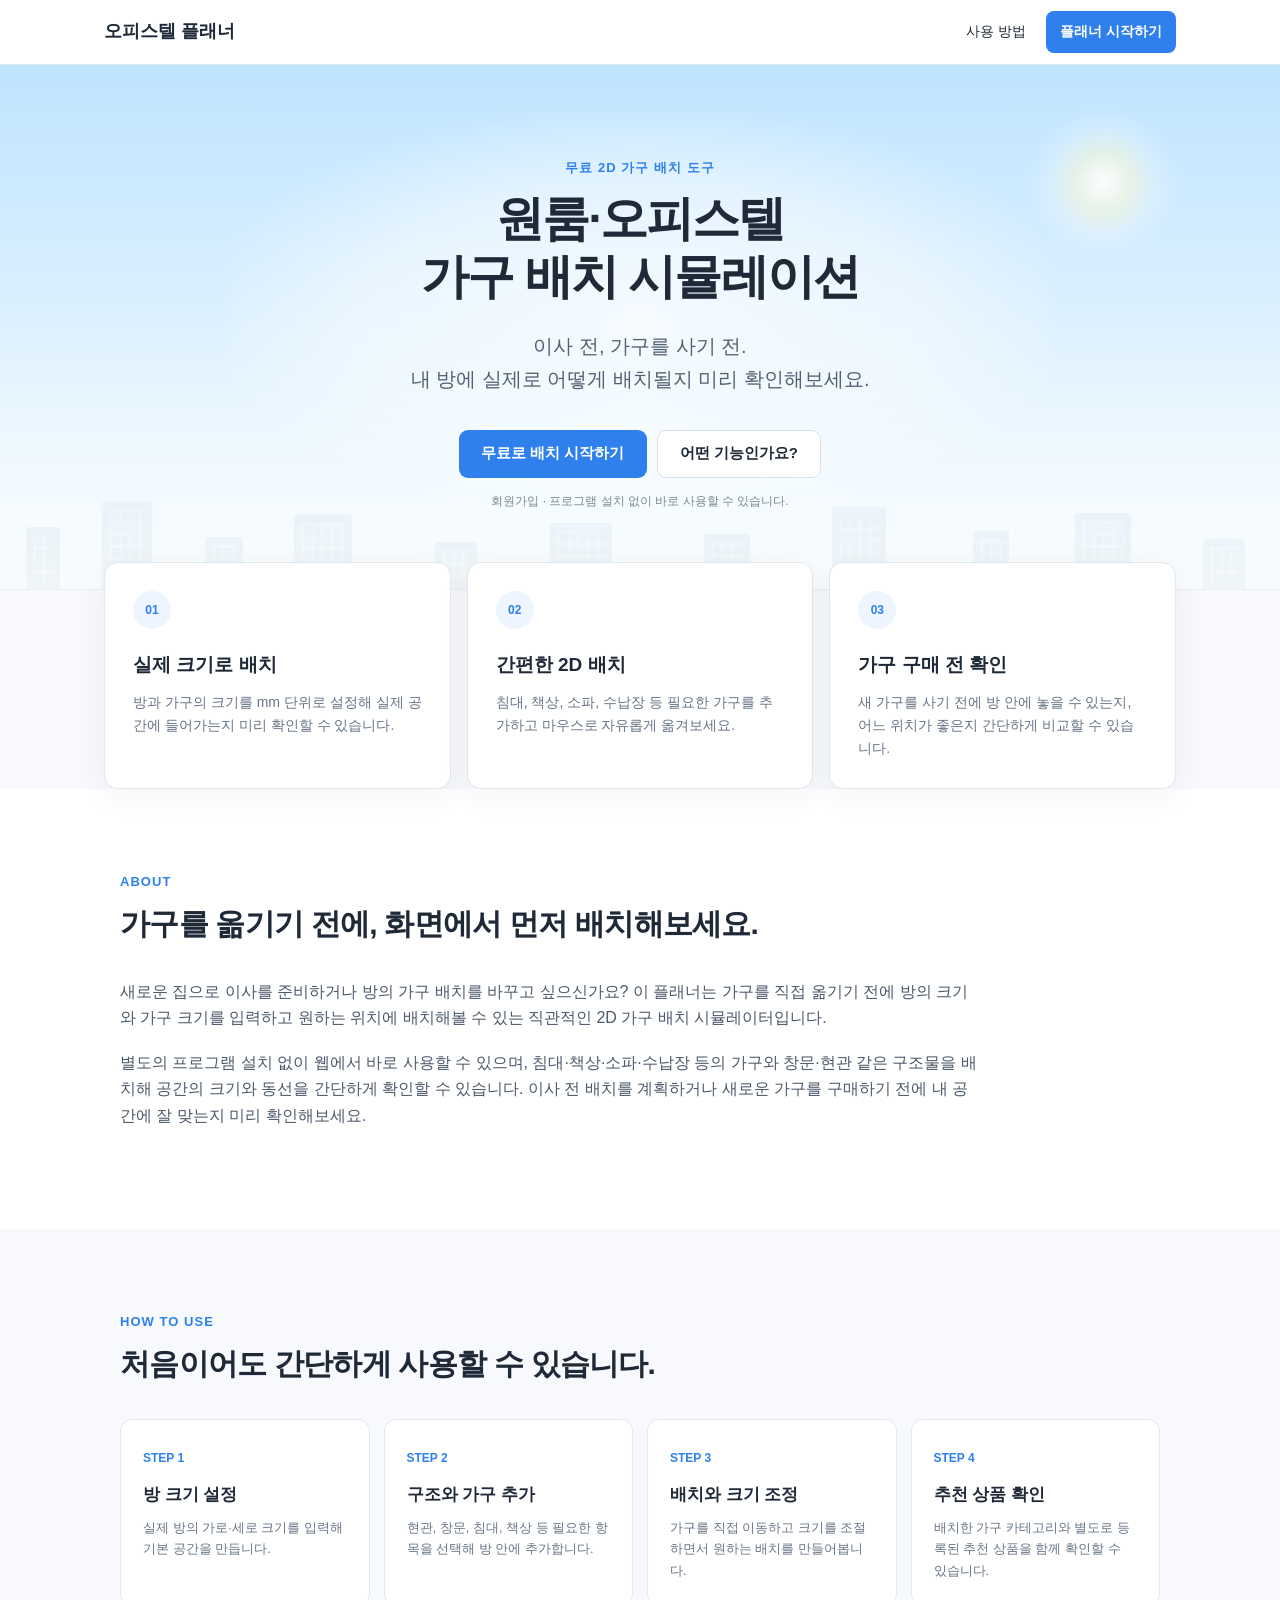
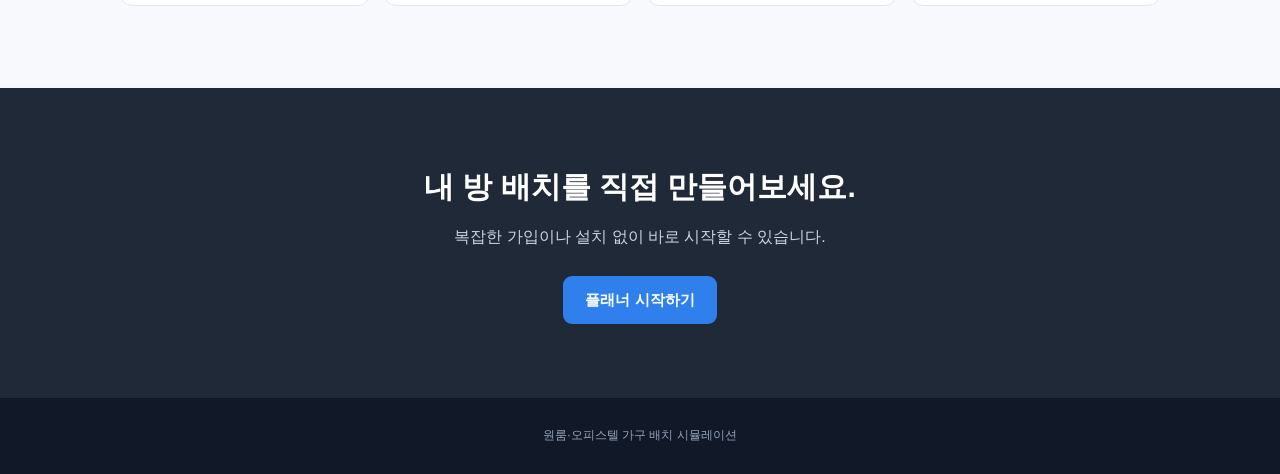
<file: index.html>
<!DOCTYPE html>
<html lang="ko">
<head>
  <meta charset="UTF-8">
  <meta name="viewport" content="width=device-width, initial-scale=1.0">

  <title>원룸·오피스텔 가구 배치 시뮬레이션 | 무료 방 꾸미기</title>

  <meta name="description"
        content="원룸과 오피스텔의 침대·책상·소파 배치를 미리 확인하는 무료 가구 배치 시뮬레이터. 방 크기를 입력하고 2D 평면도로 가구를 배치해 보세요.">

  <meta name="keywords"
        content="원룸 가구배치, 오피스텔 가구배치, 방 꾸미기, 가구 시뮬레이션, 2D 평면도, 침대 배치, 무료 인테리어">

  <meta property="og:title"
        content="원룸·오피스텔 가구 배치 시뮬레이션">

  <meta property="og:description"
        content="방 크기를 입력하고 침대·책상·소파를 직접 배치해보는 무료 2D 평면도 시뮬레이터.">

  <meta property="og:type" content="website">

  <link rel="stylesheet" href="landing.css">
</head>
<body>
  <header class="site-header">
    <div class="header-inner">
      <a class="brand" href="index.html">오피스텔 플래너</a>
      <nav class="header-actions">
        <a href="#guide">사용 방법</a>
        <a class="header-start" href="planner.html">플래너 시작하기</a>
      </nav>
    </div>
  </header>

  <main>
    <section class="hero">
      <div class="sky-decoration" aria-hidden="true">
        <div class="sun-glow"></div>

        <div class="cloud cloud-a"><i></i><b></b></div>
        <div class="cloud cloud-b"><i></i><b></b></div>
        <div class="cloud cloud-c"><i></i><b></b></div>
        <div class="cloud cloud-d"><i></i><b></b></div>
        <div class="cloud cloud-e"><i></i><b></b></div>

        <div class="city-silhouette">
          <span style="--x:2%;--w:34px;--h:62px"></span>
          <span style="--x:8%;--w:50px;--h:88px"></span>
          <span style="--x:16%;--w:38px;--h:52px"></span>
          <span style="--x:23%;--w:58px;--h:74px"></span>
          <span style="--x:34%;--w:42px;--h:47px"></span>
          <span style="--x:43%;--w:62px;--h:66px"></span>
          <span style="--x:55%;--w:46px;--h:55px"></span>
          <span style="--x:65%;--w:54px;--h:82px"></span>
          <span style="--x:76%;--w:36px;--h:58px"></span>
          <span style="--x:84%;--w:56px;--h:76px"></span>
          <span style="--x:94%;--w:42px;--h:50px"></span>
        </div>
      </div>

      <div class="hero-inner">
        <p class="eyebrow">무료 2D 가구 배치 도구</p>
        <h1>원룸·오피스텔<br>가구 배치 시뮬레이션</h1>
        <p class="hero-lead">
          이사 전, 가구를 사기 전.<br>
          내 방에 실제로 어떻게 배치될지 미리 확인해보세요.
        </p>
        <div class="hero-actions">
          <a class="primary-button" href="planner.html">무료로 배치 시작하기</a>
          <a class="secondary-button" href="#about">어떤 기능인가요?</a>
        </div>
        <p class="hero-note">회원가입 · 프로그램 설치 없이 바로 사용할 수 있습니다.</p>
      </div>
    </section>

    <section class="features">
      <article class="feature-card">
        <div class="feature-icon">01</div>
        <h2>실제 크기로 배치</h2>
        <p>방과 가구의 크기를 mm 단위로 설정해 실제 공간에 들어가는지 미리 확인할 수 있습니다.</p>
      </article>
      <article class="feature-card">
        <div class="feature-icon">02</div>
        <h2>간편한 2D 배치</h2>
        <p>침대, 책상, 소파, 수납장 등 필요한 가구를 추가하고 마우스로 자유롭게 옮겨보세요.</p>
      </article>
      <article class="feature-card">
        <div class="feature-icon">03</div>
        <h2>가구 구매 전 확인</h2>
        <p>새 가구를 사기 전에 방 안에 놓을 수 있는지, 어느 위치가 좋은지 간단하게 비교할 수 있습니다.</p>
      </article>
    </section>

    <section class="about-section" id="about">
      <div class="section-inner">
        <div class="section-heading">
          <p class="eyebrow">ABOUT</p>
          <h2>가구를 옮기기 전에, 화면에서 먼저 배치해보세요.</h2>
        </div>
        <div class="about-copy">
          <p>
            새로운 집으로 이사를 준비하거나 방의 가구 배치를 바꾸고 싶으신가요?
            이 플래너는 가구를 직접 옮기기 전에 방의 크기와 가구 크기를 입력하고
            원하는 위치에 배치해볼 수 있는 직관적인 2D 가구 배치 시뮬레이터입니다.
          </p>
          <p>
            별도의 프로그램 설치 없이 웹에서 바로 사용할 수 있으며,
            침대·책상·소파·수납장 등의 가구와 창문·현관 같은 구조물을 배치해
            공간의 크기와 동선을 간단하게 확인할 수 있습니다.
            이사 전 배치를 계획하거나 새로운 가구를 구매하기 전에
            내 공간에 잘 맞는지 미리 확인해보세요.
          </p>
        </div>
      </div>
    </section>

    <section class="guide-section" id="guide">
      <div class="section-inner">
        <div class="section-heading">
          <p class="eyebrow">HOW TO USE</p>
          <h2>처음이어도 간단하게 사용할 수 있습니다.</h2>
        </div>
        <div class="guide-grid">
          <article class="guide-step">
            <span>STEP 1</span>
            <h3>방 크기 설정</h3>
            <p>실제 방의 가로·세로 크기를 입력해 기본 공간을 만듭니다.</p>
          </article>
          <article class="guide-step">
            <span>STEP 2</span>
            <h3>구조와 가구 추가</h3>
            <p>현관, 창문, 침대, 책상 등 필요한 항목을 선택해 방 안에 추가합니다.</p>
          </article>
          <article class="guide-step">
            <span>STEP 3</span>
            <h3>배치와 크기 조정</h3>
            <p>가구를 직접 이동하고 크기를 조절하면서 원하는 배치를 만들어봅니다.</p>
          </article>
          <article class="guide-step">
            <span>STEP 4</span>
            <h3>추천 상품 확인</h3>
            <p>배치한 가구 카테고리와 별도로 등록된 추천 상품을 함께 확인할 수 있습니다.</p>
          </article>
        </div>
      </div>
    </section>

    <section class="final-cta">
      <div class="final-cta-inner">
        <h2>내 방 배치를 직접 만들어보세요.</h2>
        <p>복잡한 가입이나 설치 없이 바로 시작할 수 있습니다.</p>
        <a class="primary-button" href="planner.html">플래너 시작하기</a>
      </div>
    </section>
  </main>

  <footer class="site-footer">
    <p>원룸·오피스텔 가구 배치 시뮬레이션</p>
  </footer>
</body>
</html>
</file>
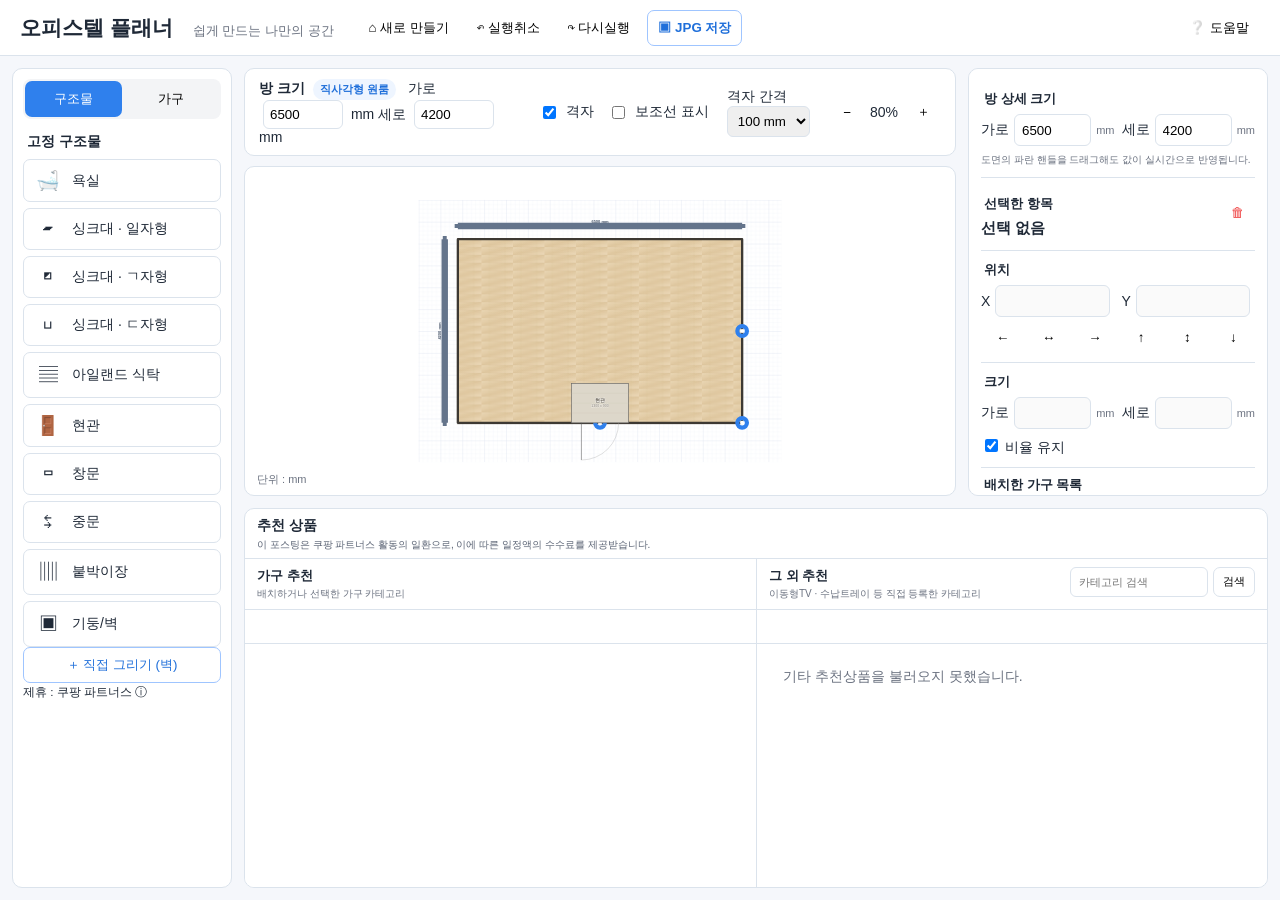
<file: planner.html>
<!doctype html>
<html lang="ko">
<head>
  <meta charset="utf-8" />
  <meta name="viewport" content="width=device-width, initial-scale=1" />
  <title>가구 배치 플래너 | 원룸·오피스텔 2D 시뮬레이션</title>
  <link rel="stylesheet" href="style.css" />
</head>
<body>
  <header class="topbar">
    <div class="brand">오피스텔 플래너 <span>쉽게 만드는 나만의 공간</span></div>
    <nav class="top-actions">
      <button data-action="new">⌂ 새로 만들기</button>
      <button data-action="undo">↶ 실행취소</button>
      <button data-action="redo">↷ 다시실행</button>
      <button type="button" id="saveJpgBtn" class="save-jpg-btn" title="현재 구성도를 JPG 이미지로 저장">▣ JPG 저장</button>
    </nav>
    <div class="top-right">
      <button>❔ 도움말</button>
    </div>
  </header>

  <main class="app-shell">
    <aside class="left-panel panel">
      <div class="segmented"><button class="active" data-tab="structure">구조물</button><button data-tab="furniture">가구</button></div>
      <section id="structureTab">
        <h3>고정 구조물</h3>
        <div class="tool-list" id="structureTools"></div>
      </section>
      <section id="furnitureTab" class="hidden">
        <h3>가구</h3>
        <div class="tool-list" id="furnitureTools"></div>
      </section>
      <button class="outline wide" id="drawWallBtn">＋ 직접 그리기 (벽)</button>
<small>제휴 : 쿠팡 파트너스 ⓘ</small>
      </div>
    </aside>

    <section class="workspace">
      <div class="controlbar panel">
        <div><b>방 크기</b> <span class="room-type-badge" id="roomTypeLabel">직사각형 원룸</span> 가로 <input id="roomW" type="number" value="6500"> mm 세로 <input id="roomH" type="number" value="4200"> mm</div>
        <div id="lshapeControls" class="lshape-controls hidden">
          <b>ㄱ자 꺾임</b>
          <label>X <input id="notchX" type="number" step="10" value="3430"> mm</label>
          <label>Y <input id="notchY" type="number" step="10" value="1950"> mm</label>
        </div>
        <label><input id="gridToggle" type="checkbox" checked> 격자</label>
        <label class="guide-toggle"><input id="guideToggle" type="checkbox"> 보조선 표시</label>
        <label>격자 간격 <select id="gridSize"><option value="100">100 mm</option><option value="250">250 mm</option><option value="500">500 mm</option></select></label>
        <div class="zoom"><button id="zoomOut">−</button><span id="zoomLabel">100%</span><button id="zoomIn">＋</button></div>
      </div>

      <div class="canvas-wrap panel">
        <div id="canvasViewport">
          <svg id="floorSvg" xmlns="http://www.w3.org/2000/svg" viewBox="0 0 5200 7200" aria-label="도면 편집 영역">
            <defs>
              <pattern id="smallGrid" width="100" height="100" patternUnits="userSpaceOnUse"><path d="M 100 0 L 0 0 0 100" fill="none" stroke="#e9eef5" stroke-width="8"/></pattern>
              <pattern id="grid" width="500" height="500" patternUnits="userSpaceOnUse"><rect width="500" height="500" fill="url(#smallGrid)"/><path d="M 500 0 L 0 0 0 500" fill="none" stroke="#d8e1ec" stroke-width="12"/></pattern>
              <!-- 디테일 렌더 테스트: 바닥/가구용 패턴과 입체감 -->
              <linearGradient id="woodBase" x1="0" y1="0" x2="1" y2="1">
                <stop offset="0%" stop-color="#ead7b5"/>
                <stop offset="50%" stop-color="#dfc79f"/>
                <stop offset="100%" stop-color="#ecd9b9"/>
              </linearGradient>
              <pattern id="woodFloor" width="720" height="180" patternUnits="userSpaceOnUse">
                <rect width="720" height="180" fill="url(#woodBase)"/>
                <path d="M0 3 H720 M0 177 H720 M180 0 V180 M540 0 V180" stroke="#c5a77a" stroke-width="7" opacity=".35"/>
                <path d="M25 55 C140 18 250 95 360 48 S585 25 690 72 M70 130 C210 95 330 150 485 115 S630 92 705 125" fill="none" stroke="#b58f5c" stroke-width="5" opacity=".18"/>
              </pattern>
              <linearGradient id="linenGrad" x1="0" y1="0" x2="0" y2="1">
                <stop offset="0%" stop-color="#fffdf8"/>
                <stop offset="100%" stop-color="#e8e1d6"/>
              </linearGradient>
              <linearGradient id="sofaGrad" x1="0" y1="0" x2="0" y2="1">
                <stop offset="0%" stop-color="#eee7da"/>
                <stop offset="100%" stop-color="#cfc3b1"/>
              </linearGradient>
              <linearGradient id="woodFurniture" x1="0" y1="0" x2="1" y2="1">
                <stop offset="0%" stop-color="#d4ae78"/>
                <stop offset="55%" stop-color="#b98855"/>
                <stop offset="100%" stop-color="#9f6f43"/>
              </linearGradient>
              <filter id="furnitureShadow" x="-20%" y="-20%" width="140%" height="150%">
                <feDropShadow dx="0" dy="22" stdDeviation="24" flood-color="#30281f" flood-opacity=".24"/>
              </filter>
              <filter id="softInner" x="-10%" y="-10%" width="120%" height="120%">
                <feDropShadow dx="0" dy="8" stdDeviation="10" flood-color="#7c6a55" flood-opacity=".18"/>
              </filter>
            </defs>
            <rect id="gridBg" width="5200" height="7200" fill="url(#grid)"/>
            <g id="roomLayer"></g>
            <g id="itemLayer"></g>
          </svg>
        </div>
        <div class="unit-note">단위 : mm</div>
      </div>

    </section>

    <aside class="right-panel panel">
      <div class="room-detail-card compact-section">
        <h3>방 상세 크기</h3>
        <div class="compact-pair room-size-grid">
          <label><span>가로</span><input id="detailRoomW" type="number" step="10"><em>mm</em></label>
          <label><span>세로</span><input id="detailRoomH" type="number" step="10"><em>mm</em></label>
        </div>
        <div id="detailLshapeControls" class="detail-lshape hidden">
          <label>꺾임 X <input id="detailNotchX" type="number" step="10"> mm</label>
          <label>꺾임 Y <input id="detailNotchY" type="number" step="10"> mm</label>
        </div>
        <small class="room-detail-help">도면의 파란 핸들을 드래그해도 값이 실시간으로 반영됩니다.</small>
      </div>

      <div class="property-card compact-section">
        <div class="prop-head">
          <div>
            <h3>선택한 항목</h3>
            <strong id="selectedName">침대</strong>
            <div id="selectedSize">1500 x 2000 mm</div>
          </div>
          <button class="danger" id="deleteBtn">🗑</button>
        </div>

        <hr>

        <h3>위치</h3>
        <div class="xy-row compact-pair">
          <label><span>X</span><input id="posX" type="number"></label>
          <label><span>Y</span><input id="posY" type="number"></label>
        </div>
        <div class="align-row compact-align">
          <button data-align="left" title="왼쪽">←</button>
          <button data-align="centerX" title="가로 중앙">↔</button>
          <button data-align="right" title="오른쪽">→</button>
          <button data-align="top" title="위">↑</button>
          <button data-align="centerY" title="세로 중앙">↕</button>
          <button data-align="bottom" title="아래">↓</button>
        </div>

        <hr>

        <h3>크기</h3>
        <div class="compact-pair item-size-pair">
          <label><span>가로</span><input id="itemW" type="number"><em>mm</em></label>
          <label><span>세로</span><input id="itemH" type="number"><em>mm</em></label>
        </div>
        <label class="check compact-check"><input id="ratioLock" type="checkbox" checked> 비율 유지</label>
      </div>

      <div class="placed-list">
        <h3>배치한 가구 목록</h3>
        <ol id="placedList"></ol>
      </div>
    </aside>

    <section class="bottom-panel panel">
      <div class="product-panel-head">
        <h3>추천 상품</h3>
        <p class="affiliate-notice">이 포스팅은 쿠팡 파트너스 활동의 일환으로, 이에 따른 일정액의 수수료를 제공받습니다.</p>
      </div>

      <div class="product-split">
        <section class="product-zone furniture-product-zone">
          <div class="product-zone-head">
            <div>
              <strong>가구 추천</strong>
              <span>배치하거나 선택한 가구 카테고리</span>
            </div>
          </div>
          <div class="product-tabs" id="productTabs"></div>
          <div class="product-row" id="productRow"></div>
        </section>

        <section class="product-zone extra-product-zone">
          <div class="product-zone-head extra-head">
            <div>
              <strong>그 외 추천</strong>
              <span>이동형TV · 수납트레이 등 직접 등록한 카테고리</span>
            </div>
            <div class="extra-product-search">
              <input id="extraProductSearch" type="search" placeholder="카테고리 검색">
              <button id="extraProductSearchBtn" type="button">검색</button>
            </div>
          </div>
          <div id="extraProductCategoryHint" class="extra-category-hint"></div>
          <div class="product-row" id="extraProductRow"></div>
        </section>
      </div>
    </section>
  </main>

  <div class="template-modal hidden" id="templateModal" role="dialog" aria-modal="true" aria-labelledby="templateModalTitle">
    <div class="template-modal-backdrop" data-template-close></div>
    <div class="template-dialog panel">
      <div class="template-head">
        <div>
          <h2 id="templateModalTitle">새 도면 만들기</h2>
          <p>기본 형태를 고른 뒤 내부 벽과 구조물을 개별적으로 수정할 수 있습니다.</p>
        </div>
        <button type="button" class="template-close" data-template-close aria-label="닫기">✕</button>
      </div>

      <div class="template-grid" id="templateGrid">
        <button type="button" class="template-card active" data-template="rectangle">
          <span class="template-preview rectangle"><i></i></span>
          <strong>직사각형 원룸</strong>
          <small>가장 기본적인 원룸 구조</small>
        </button>
        <button type="button" class="template-card" data-template="lshape">
          <span class="template-preview lshape"><i></i></span>
          <strong>ㄱ자형 원룸</strong>
          <small>한쪽 공간이 꺾여 있는 구조</small>
        </button>
        <button type="button" class="template-card" data-template="oneHalf">
          <span class="template-preview onehalf"><i></i></span>
          <strong>1.5룸</strong>
          <small>침실 공간이 일부 분리된 구조</small>
        </button>
        <button type="button" class="template-card" data-template="twoRoom">
          <span class="template-preview tworoom"><i></i></span>
          <strong>투룸</strong>
          <small>방과 생활공간을 나누는 구조</small>
        </button>
        <button type="button" class="template-card" data-template="blank">
          <span class="template-preview blank"><i></i></span>
          <strong>빈 도면</strong>
          <small>구조물 없이 직접 시작</small>
        </button>
      </div>

      <div class="template-size">
        <label>전체 가로 <input id="templateW" type="number" min="1500" step="10" value="6500"> mm</label>
        <label>전체 세로 <input id="templateH" type="number" min="1500" step="10" value="4200"> mm</label>
      </div>

      <div class="template-actions">
        <button type="button" data-template-close>취소</button>
        <button type="button" class="primary" id="createTemplateBtn">도면 만들기</button>
      </div>
    </div>
  </div>


  <div id="itemContextMenu" class="context-menu hidden" role="menu" aria-hidden="true">
    <button type="button" data-context-action="rotateLeft">↶ 왼쪽 90° 회전</button>
    <button type="button" data-context-action="rotateRight">↷ 오른쪽 90° 회전</button>
    <div class="context-menu-separator hidden" data-flip-separator></div>
    <button type="button" class="hidden" data-context-action="flipHorizontal">↔ 좌우 반전</button>
    <div class="context-menu-separator"></div>
    <button type="button" class="context-danger" data-context-action="delete">삭제</button>
  </div>


  <div id="roomContextMenu" class="context-menu hidden" role="menu" aria-hidden="true">
    <button type="button" data-room-context-action="rotateLeft">↶ 방 왼쪽 90° 회전</button>
    <button type="button" data-room-context-action="rotateRight">↷ 방 오른쪽 90° 회전</button>
    <div class="context-menu-separator"></div>
    <button type="button" data-room-context-action="flipHorizontal">↔ 방 좌우 반전</button>
  </div>

  <script src="localProductApi.js"></script>
  <script src="d1ProductApi.js"></script>
  <script src="app.js"></script>
</body>
</html>
</file>
<file: landing.css>
*{box-sizing:border-box}
html{scroll-behavior:smooth}
body{margin:0;font-family:Arial,"Noto Sans KR",sans-serif;color:#1f2937;background:#f7f9fc;line-height:1.65}
a{color:inherit;text-decoration:none}
.site-header{position:sticky;top:0;z-index:20;background:rgba(255,255,255,.96);border-bottom:1px solid #e5eaf0}
.header-inner{max-width:1120px;height:64px;margin:0 auto;padding:0 24px;display:flex;align-items:center;justify-content:space-between;gap:20px}
.brand{font-size:18px;font-weight:800}
.header-actions{display:flex;align-items:center;gap:20px;font-size:14px}
.header-start{padding:9px 14px;color:#fff;background:#2f80ed;border-radius:8px;font-weight:700}
.hero{padding:92px 24px 78px;background:linear-gradient(180deg,#f4f8fe 0%,#fff 100%);border-bottom:1px solid #e8edf3}
.hero-inner{max-width:900px;margin:0 auto;text-align:center}
.eyebrow{margin:0 0 12px;color:#2f80ed;font-size:13px;font-weight:800;letter-spacing:.08em}
.hero h1{margin:0;font-size:48px;line-height:1.2;letter-spacing:-.04em}
.hero-lead{margin:24px 0 0;color:#536174;font-size:20px}
.hero-actions{margin-top:34px;display:flex;justify-content:center;gap:10px;flex-wrap:wrap}
.primary-button,.secondary-button{display:inline-flex;min-height:48px;padding:0 22px;align-items:center;justify-content:center;border-radius:9px;font-size:15px;font-weight:800}
.primary-button{background:#2f80ed;color:#fff}
.secondary-button{background:#fff;border:1px solid #d9e2ec}
.hero-note{margin:14px 0 0;color:#7b8797;font-size:12px}
.features{max-width:1120px;margin:-28px auto 0;padding:0 24px;display:grid;grid-template-columns:repeat(3,1fr);gap:16px;position:relative;z-index:2}
.feature-card{padding:28px;background:#fff;border:1px solid #e1e7ee;border-radius:14px;box-shadow:0 8px 30px rgba(31,41,55,.05)}
.feature-icon{width:38px;height:38px;margin-bottom:20px;display:flex;align-items:center;justify-content:center;border-radius:50%;background:#eef5ff;color:#2f80ed;font-size:12px;font-weight:800}
.feature-card h2{margin:0 0 10px;font-size:19px}
.feature-card p{margin:0;color:#667385;font-size:14px}
.about-section,.guide-section{padding:82px 24px}
.about-section{background:#fff}
.guide-section{background:#f7f9fc}
.section-inner{max-width:1040px;margin:0 auto}
.section-heading{margin-bottom:34px}
.section-heading h2{margin:0;font-size:30px;line-height:1.35;letter-spacing:-.025em}
.about-copy{max-width:860px;color:#4c596a;font-size:16px}
.about-copy p{margin:0 0 18px}
.guide-grid{display:grid;grid-template-columns:repeat(4,1fr);gap:14px}
.guide-step{padding:24px 22px;background:#fff;border:1px solid #e2e7ed;border-radius:12px}
.guide-step span{display:inline-block;margin-bottom:12px;color:#2f80ed;font-size:12px;font-weight:800}
.guide-step h3{margin:0 0 8px;font-size:17px}
.guide-step p{margin:0;color:#687587;font-size:13px}
.final-cta{padding:74px 24px;background:#1f2937;color:#fff;text-align:center}
.final-cta-inner{max-width:760px;margin:0 auto}
.final-cta h2{margin:0;font-size:30px}
.final-cta p{margin:12px 0 26px;color:#cbd5e1}
.site-footer{padding:28px 24px;text-align:center;background:#111827;color:#94a3b8;font-size:12px}
.site-footer p{margin:0}
@media(max-width:900px){.hero h1{font-size:40px}.features{grid-template-columns:1fr;margin-top:0;padding-top:24px}.guide-grid{grid-template-columns:1fr 1fr}}
@media(max-width:640px){.header-inner{height:58px;padding:0 16px}.header-actions>a:first-child{display:none}.hero{padding:66px 18px 58px}.hero h1{font-size:34px}.hero-lead{font-size:17px}.features,.about-section,.guide-section,.final-cta{padding-left:16px;padding-right:16px}.guide-grid{grid-template-columns:1fr}.section-heading h2,.final-cta h2{font-size:25px}}


/* =========================================================
   메인 HERO - CSS 하늘 + 움직이는 구름
   이미지/GIF 없이 CSS만 사용
   ========================================================= */
.hero{
  position:relative;
  isolation:isolate;
  overflow:hidden;
  min-height:520px;
  display:flex;
  align-items:center;
  background:
    linear-gradient(180deg,
      #bfe4ff 0%,
      #d9efff 43%,
      #edf8ff 72%,
      #ffffff 100%);
}

.hero-inner{
  position:relative;
  z-index:5;
  width:100%;
}

.sky-decoration{
  position:absolute;
  inset:0;
  z-index:0;
  overflow:hidden;
  pointer-events:none;
}

.sun-glow{
  position:absolute;
  top:42px;
  right:8%;
  width:150px;
  height:150px;
  border-radius:50%;
  background:radial-gradient(circle,
    rgba(255,255,255,.95) 0%,
    rgba(255,249,210,.52) 26%,
    rgba(255,255,255,.20) 52%,
    rgba(255,255,255,0) 74%);
  filter:blur(2px);
}

/* 구름 기본 형태 */
.cloud{
  --cloud-scale:1;
  position:absolute;
  left:-300px;
  width:180px;
  height:48px;
  border-radius:999px;
  background:rgba(255,255,255,.78);
  box-shadow:
    0 8px 22px rgba(93,151,190,.08),
    inset 0 -5px 12px rgba(196,225,242,.16);
  opacity:.88;
  transform:scale(var(--cloud-scale));
  transform-origin:center;
  will-change:transform,left;
}

.cloud::before,
.cloud::after,
.cloud i,
.cloud b{
  content:"";
  position:absolute;
  display:block;
  background:inherit;
  border-radius:50%;
}

.cloud::before{
  width:74px;
  height:74px;
  left:30px;
  bottom:12px;
}

.cloud::after{
  width:92px;
  height:92px;
  left:72px;
  bottom:8px;
}

.cloud i{
  width:56px;
  height:56px;
  left:112px;
  bottom:10px;
}

.cloud b{
  width:48px;
  height:48px;
  left:8px;
  bottom:4px;
}

/* 서로 다른 높이/크기/속도로 이동 */
.cloud-a{
  top:72px;
  --cloud-scale:1.08;
  animation:cloud-drift 54s linear infinite;
  animation-delay:-18s;
}

.cloud-b{
  top:185px;
  --cloud-scale:.68;
  opacity:.58;
  animation:cloud-drift 72s linear infinite;
  animation-delay:-49s;
}

.cloud-c{
  top:315px;
  --cloud-scale:.92;
  opacity:.66;
  animation:cloud-drift 63s linear infinite;
  animation-delay:-6s;
}

.cloud-d{
  top:115px;
  --cloud-scale:.52;
  opacity:.48;
  animation:cloud-drift 88s linear infinite;
  animation-delay:-65s;
}

.cloud-e{
  top:390px;
  --cloud-scale:1.18;
  opacity:.50;
  animation:cloud-drift 78s linear infinite;
  animation-delay:-37s;
}

@keyframes cloud-drift{
  from{
    left:-320px;
    transform:translateY(0) scale(var(--cloud-scale));
  }
  45%{
    transform:translateY(-8px) scale(var(--cloud-scale));
  }
  to{
    left:calc(100% + 320px);
    transform:translateY(2px) scale(var(--cloud-scale));
  }
}

/* 아주 연한 도시 실루엣 */
.city-silhouette{
  position:absolute;
  left:0;
  right:0;
  bottom:0;
  height:100px;
  opacity:.20;
  background:
    linear-gradient(to top,
      rgba(126,177,204,.22),
      rgba(126,177,204,0) 80%);
}

.city-silhouette span{
  position:absolute;
  left:var(--x);
  bottom:0;
  width:var(--w);
  height:var(--h);
  border-radius:3px 3px 0 0;
  background:rgba(99,153,184,.38);
}

.city-silhouette span::after{
  content:"";
  position:absolute;
  inset:8px 7px;
  opacity:.35;
  background:
    repeating-linear-gradient(
      to right,
      rgba(255,255,255,.8) 0 3px,
      transparent 3px 10px
    ),
    repeating-linear-gradient(
      to bottom,
      rgba(255,255,255,.8) 0 3px,
      transparent 3px 12px
    );
}

/* 중앙 글자가 항상 또렷하게 보이도록 은은한 밝은 영역 */
.hero::after{
  content:"";
  position:absolute;
  z-index:1;
  left:50%;
  top:48%;
  width:min(820px,82%);
  height:410px;
  transform:translate(-50%,-50%);
  background:radial-gradient(ellipse,
    rgba(255,255,255,.72) 0%,
    rgba(255,255,255,.42) 48%,
    rgba(255,255,255,0) 76%);
  pointer-events:none;
}

/* 모션 최소화 설정을 사용하는 방문자에게는 구름 정지 */
@media (prefers-reduced-motion: reduce){
  .cloud{
    animation:none!important;
  }
  .cloud-a{left:4%}
  .cloud-b{left:76%}
  .cloud-c{left:15%}
  .cloud-d{left:62%}
  .cloud-e{left:82%}
}

@media(max-width:640px){
  .hero{
    min-height:500px;
  }
  .sun-glow{
    width:110px;
    height:110px;
    right:2%;
  }
  .city-silhouette{
    height:72px;
  }
}
</file>
<file: style.css>
:root{--blue:#2f80ed;--border:#dbe3ec;--text:#1f2937;--muted:#6b7280;--bg:#f5f7fb;--panel:#fff;--danger:#ef4444}
*{box-sizing:border-box}
body{margin:0;font-family:Arial,'Noto Sans KR',sans-serif;color:var(--text);background:var(--bg);font-size:14px}
.topbar{height:56px;background:#fff;border-bottom:1px solid var(--border);display:flex;align-items:center;gap:24px;padding:0 20px;position:sticky;top:0;z-index:20}
.brand{font-size:21px;font-weight:800;white-space:nowrap}.brand span{font-size:13px;color:var(--muted);font-weight:500;margin-left:14px}
.top-actions,.top-right{display:flex;gap:6px;align-items:center}.top-actions{flex:1}
.topbar .save-jpg-btn{border-color:#9fc5ff;color:#1f6fda;font-weight:700}.topbar .save-jpg-btn:hover{background:#eef5ff}
.topbar button,.controlbar button,.panel button{border:1px solid transparent;background:transparent;border-radius:7px;padding:8px 10px;cursor:pointer}.topbar button:hover,.panel button:hover{background:#f1f5f9}.primary{background:var(--blue)!important;color:#fff!important}
.app-shell{display:grid;grid-template-columns:220px minmax(700px,1fr) 300px;grid-template-rows:minmax(0,1fr) 380px;gap:12px;padding:12px;height:calc(100vh - 56px);overflow:hidden}
.panel{background:var(--panel);border:1px solid var(--border);border-radius:10px}.left-panel,.right-panel{overflow:auto}.left-panel{padding:10px}
.segmented{display:grid;grid-template-columns:1fr 1fr;background:#f3f4f6;border-radius:8px;padding:2px}.segmented .active{background:var(--blue);color:#fff}
.left-panel h3,.right-panel h3{font-size:14px;margin:14px 4px 8px}.tool-list{display:grid;gap:6px}.tool-item{border:1px solid var(--border);border-radius:7px;padding:9px 10px;background:#fff;cursor:pointer;display:flex;align-items:center;gap:10px}.tool-item:hover{border-color:var(--blue);background:#f5f9ff}.tool-icon{width:28px;text-align:center;font-size:19px}.hidden{display:none!important}.outline{border-color:#9fc5ff!important;color:#1f6fda!important}.wide{width:100%}
.recommend-box{border:1px solid var(--border);border-radius:9px;margin-top:18px;padding:12px}.recommend-box p{color:var(--muted);line-height:1.5}.bed-sketch{font-size:34px;text-align:center;padding:12px}
.workspace{grid-column:2;grid-row:1;display:grid;grid-template-rows:auto minmax(0,1fr);gap:10px;min-width:0;min-height:0}.controlbar{display:flex;align-items:center;gap:18px;padding:10px 14px}.controlbar input{width:80px;padding:6px;border:1px solid var(--border);border-radius:6px;margin:0 4px}.controlbar select{padding:6px;border:1px solid var(--border);border-radius:6px}.zoom{margin-left:auto;display:flex;align-items:center;gap:8px}.room-type-badge{display:inline-block;padding:3px 7px;margin:0 8px 0 4px;border-radius:999px;background:#eef5ff;color:#1f6fda;font-size:11px;font-weight:700}
.canvas-wrap{position:relative;overflow:hidden;background:#fff;min-height:0}.canvas-wrap #canvasViewport{width:100%;height:100%;transform-origin:center center}.canvas-wrap svg{width:100%;height:100%;display:block;touch-action:none;user-select:none}.unit-note{position:absolute;left:12px;bottom:8px;color:var(--muted);font-size:11px}
.bottom-panel{grid-column:2 / 4;grid-row:2;overflow:hidden;min-width:0}
.product-panel-head{padding:8px 12px 6px;border-bottom:1px solid var(--border)}
.product-panel-head h3{margin:0 0 3px;font-size:14px}
.affiliate-notice{margin:0;font-size:10px;line-height:1.35;color:#596273}
.product-tabs{height:34px;border-bottom:1px solid var(--border);display:flex;gap:4px;padding:0 10px}
.product-tabs button{border-radius:0;border-bottom:2px solid transparent;padding:6px 9px}
.product-tabs .active{color:var(--blue);border-bottom-color:var(--blue);font-weight:700}
.product-row{display:flex;align-items:stretch;gap:12px;padding:10px 12px;overflow-x:auto;overflow-y:hidden;height:282px}
.product-card{flex:0 0 350px;width:350px;height:264px;border:1px solid var(--border);border-radius:8px;padding:9px;background:#fff;box-sizing:border-box;display:grid;grid-template-columns:132px minmax(0,1fr);grid-template-rows:auto auto 1fr;column-gap:10px;row-gap:5px}
.product-img{grid-column:1;grid-row:1 / 4;width:132px;height:246px;border-radius:6px;background:#f8fafc;display:flex;align-items:center;justify-content:center;overflow:hidden;font-size:11px;color:var(--muted);cursor:pointer}
.product-img img{position:static!important;display:block;width:100%;height:100%;max-width:100%;max-height:100%;object-fit:contain;transform:none!important}
.product-card h4{grid-column:2;grid-row:1;font-size:13px;line-height:1.35;margin:4px 0 2px;white-space:normal;overflow:hidden;text-overflow:ellipsis;display:-webkit-box;-webkit-line-clamp:2;-webkit-box-orient:vertical;max-height:2.7em;min-height:2.7em;align-self:start;word-break:keep-all}
.product-card .meta{grid-column:2;grid-row:2;font-size:12px;color:var(--muted);margin:0;line-height:1.45;align-self:start}
.product-card .price{font-weight:800;margin:3px 0}
.product-card .actions{grid-column:2;grid-row:3;display:flex;gap:5px;align-self:end;margin:0 0 4px}
.product-card .actions button{width:100%;font-size:12px;padding:9px;border-color:#bcd5ff;color:#1f6fda}
.right-panel{padding:14px}.prop-head{display:flex;justify-content:space-between}.prop-head strong{font-size:16px;display:block;margin:8px 0 3px}.danger{color:var(--danger)!important}.xy-row{display:grid;grid-template-columns:1fr 1fr;gap:8px}.xy-row label,.field{display:flex;align-items:center;gap:6px}.right-panel input[type=number]{width:100%;padding:8px;border:1px solid var(--border);border-radius:7px}.align-row,.rotation-row{display:grid;grid-template-columns:repeat(3,1fr);gap:6px;margin-top:8px}.rotation-row{grid-template-columns:repeat(4,1fr)}.rotation-row .active{background:var(--blue);color:white}.field{margin:8px 0}.check{display:block;margin:9px 0}.right-panel hr{border:0;border-top:1px solid var(--border);margin:16px 0}.placed-list{border-top:1px solid var(--border);margin-top:18px;padding-top:12px}.placed-list ol{padding-left:25px;min-height:100px}.summary{display:grid;gap:10px;margin-top:12px}
.floor-room{fill:url(#woodFloor);stroke:#3d3933;stroke-width:52;stroke-linejoin:round;filter:drop-shadow(0 18px 18px rgba(55,47,38,.16))}.room-part{stroke:#444;stroke-width:18}.item{cursor:grab}.item.selected .select-outline{display:block}.select-outline{fill:none;stroke:#2f80ed;stroke-width:18;stroke-dasharray:36 18;display:none;pointer-events:none}.item-label{font-size:110px;font-weight:700;text-anchor:middle;pointer-events:none}.item-size{font-size:80px;text-anchor:middle;pointer-events:none}.collision{stroke:#ef4444!important;stroke-width:26!important}
.wall-detail{fill:#333;stroke:#111;stroke-width:8}
/* 새 도면 템플릿 모달 */
.template-modal{position:fixed;inset:0;z-index:100;display:grid;place-items:center;padding:20px}.template-modal-backdrop{position:absolute;inset:0;background:rgba(15,23,42,.45)}.template-dialog{position:relative;width:min(820px,calc(100vw - 40px));padding:20px;box-shadow:0 20px 50px rgba(15,23,42,.2)}.template-head{display:flex;justify-content:space-between;gap:20px;align-items:flex-start}.template-head h2{margin:0 0 6px;font-size:20px}.template-head p{margin:0;color:var(--muted)}.template-close{font-size:18px}.template-grid{display:grid;grid-template-columns:repeat(5,1fr);gap:10px;margin:20px 0}.template-card{border:1px solid var(--border)!important;background:#fff!important;padding:12px!important;text-align:left;display:grid;gap:6px}.template-card:hover,.template-card.active{border-color:var(--blue)!important;background:#f5f9ff!important;box-shadow:inset 0 0 0 1px var(--blue)}.template-card strong{font-size:13px}.template-card small{color:var(--muted);line-height:1.35}.template-preview{height:92px;border:1px solid #e3e8ef;border-radius:7px;background:#fafafa;display:block;position:relative;overflow:hidden}.template-preview i{position:absolute;background:#f5dfb8;border:3px solid #333}.template-preview.rectangle i,.template-preview.blank i{left:25%;top:13%;width:50%;height:74%}.template-preview.lshape i{left:21%;top:14%;width:58%;height:72%;clip-path:polygon(0 0,62% 0,62% 38%,100% 38%,100% 100%,0 100%)}.template-preview.onehalf i,.template-preview.tworoom i{left:25%;top:13%;width:50%;height:74%}.template-preview.onehalf::after{content:'';position:absolute;left:50%;top:13%;width:3px;height:38%;background:#333}.template-preview.tworoom::before,.template-preview.tworoom::after{content:'';position:absolute;left:50%;width:3px;background:#333}.template-preview.tworoom::before{top:13%;height:27%}.template-preview.tworoom::after{top:54%;height:33%}.template-size{display:flex;gap:18px;padding:14px;background:#f8fafc;border-radius:8px}.template-size label{display:flex;align-items:center;gap:7px}.template-size input{width:100px;padding:8px;border:1px solid var(--border);border-radius:7px}.template-actions{display:flex;justify-content:flex-end;gap:8px;margin-top:16px}.template-actions button{border:1px solid var(--border);background:#fff;border-radius:7px;padding:9px 16px;cursor:pointer}
@media(max-width:1180px){.app-shell{grid-template-columns:190px minmax(600px,1fr)}.right-panel{display:none}.workspace{grid-column:2}.brand span{display:none}.template-grid{grid-template-columns:repeat(3,1fr)}}
@media(max-width:820px){.app-shell{grid-template-columns:1fr;height:auto;overflow:visible}.left-panel,.workspace{grid-column:1}.left-panel{max-height:none}.top-actions{display:none}.workspace{grid-template-rows:auto 560px 315px}.app-shell{padding:8px}.controlbar{flex-wrap:wrap}.top-right button:not(.primary){display:none}.template-grid{grid-template-columns:repeat(2,1fr)}.template-size{flex-direction:column}}


/* 선택 아이템 리사이즈 핸들 */
.resize-handle{display:none;fill:#fff;stroke:#2f80ed;stroke-width:16;vector-effect:non-scaling-stroke;cursor:nwse-resize;pointer-events:all}
.item.selected .resize-handle{display:block}
.resize-handle[data-corner="ne"],.resize-handle[data-corner="sw"]{cursor:nesw-resize}
.item.resizing{cursor:default}
.item.resizing .select-outline{stroke-dasharray:none}

/* 아이템 우클릭 메뉴 */
.context-menu{position:fixed;z-index:300;min-width:178px;padding:6px;background:#fff;border:1px solid var(--border);border-radius:9px;box-shadow:0 12px 30px rgba(15,23,42,.18)}
.context-menu button{width:100%;display:block;text-align:left;border:0;background:#fff;border-radius:6px;padding:9px 11px;cursor:pointer;color:var(--text);font-size:13px}
.context-menu button:hover{background:#f1f5f9}
.context-menu-separator{height:1px;background:var(--border);margin:5px 3px}
.context-menu .context-danger{color:var(--danger)}

/* ㄱ자형 꺾임 조절 */
.lshape-controls{display:flex;align-items:center;gap:8px;padding:4px 8px;border-left:1px solid var(--border)}
.lshape-controls.hidden{display:none!important}
.lshape-controls label{display:flex;align-items:center;gap:4px;white-space:nowrap}
.lshape-controls input{width:76px!important}
.notch-handle{fill:#fff;stroke:#2f80ed;stroke-width:14;vector-effect:non-scaling-stroke;cursor:nwse-resize;pointer-events:all}
.notch-handle:hover{fill:#eef5ff}


/* 방 크기 직접 조절 + 치수선 */
.room-detail-card{padding-bottom:14px;border-bottom:1px solid var(--border);margin-bottom:14px}
.room-detail-card h3{margin-top:0}
.room-size-grid,.detail-lshape{display:grid;grid-template-columns:1fr;gap:8px}
.room-size-grid label,.detail-lshape label{display:flex;align-items:center;gap:6px}
.room-detail-help{display:block;color:var(--muted);line-height:1.45;margin-top:9px}
.detail-lshape{margin-top:8px}
.room-resize-handle{fill:#fff;stroke:#2f80ed;stroke-width:12;vector-effect:non-scaling-stroke;pointer-events:all}
.room-resize-handle[data-axis="w"]{cursor:ew-resize}
.room-resize-handle[data-axis="h"]{cursor:ns-resize}
.room-resize-handle[data-axis="both"]{cursor:nwse-resize}
.room-dimension-line{stroke:#64748b;stroke-width:8;vector-effect:non-scaling-stroke;pointer-events:none}
.room-dimension-tick{stroke:#64748b;stroke-width:8;vector-effect:non-scaling-stroke;pointer-events:none}
.room-dimension-text{font-size:92px;font-weight:700;fill:#475569;text-anchor:middle;dominant-baseline:middle;pointer-events:none}
.room-dimension-sub{font-size:76px;font-weight:600;fill:#64748b;text-anchor:middle;dominant-baseline:middle;pointer-events:none}

/* 방 바닥 우클릭으로 전체 도면 회전 */
.floor-room{cursor:context-menu}


/* 선택 컨트롤 ↔ 벽/다른 컨트롤 거리 보조선 */
.guide-toggle{white-space:nowrap}
.measurement-guides{pointer-events:none}
.measure-guide-line{
  stroke:#ef4444;
  stroke-width:3.5;
  stroke-dasharray:12 9;
  vector-effect:non-scaling-stroke;
  pointer-events:none
}
.measure-guide-tick{
  stroke:#ef4444;
  stroke-width:3.5;
  vector-effect:non-scaling-stroke;
  pointer-events:none
}
.measure-guide-label-bg{
  fill:rgba(255,255,255,.94);
  stroke:#fecaca;
  stroke-width:2.5;
  vector-effect:non-scaling-stroke
}
.measure-guide-label{
  fill:#b91c1c;
  font-size:84px;
  font-weight:800;
  text-anchor:middle;
  dominant-baseline:middle
}

/* 상단 체크박스: 체크박스와 라벨 문구는 가깝게, 옵션 그룹 간 간격은 controlbar gap 유지 */
.controlbar > label:has(input[type="checkbox"]){
  display:inline-flex;
  align-items:center;
  gap:10px;
  white-space:nowrap;
}
.controlbar > label:has(input[type="checkbox"]) input[type="checkbox"]{
  width:auto;
  margin:0;
  padding:0;
  flex:0 0 auto;
}

/* 상품 카드에는 상세보기 버튼만 사용 */
.product-card .actions .product-view{width:100%}

.product-load-error{padding:20px;color:var(--muted)}

/* 디테일 렌더 테스트 */
.item-label{fill:#413b34;paint-order:stroke;stroke:rgba(255,255,255,.82);stroke-width:22px;stroke-linejoin:round}
.item-size{fill:#5f574d;paint-order:stroke;stroke:rgba(255,255,255,.78);stroke-width:18px;stroke-linejoin:round}
.item:not(.selected) .item-label,.item:not(.selected) .item-size{opacity:.72}

/* === 우측 상세정보 컴팩트 + 추천상품 가로 확장 === */
.left-panel{grid-column:1;grid-row:1 / 3;min-height:0}
.right-panel{grid-column:3;grid-row:1;padding:12px;overflow:auto;min-height:0}
.prop-head{display:flex;justify-content:space-between;gap:8px}
.prop-head strong{font-size:15px;display:block;margin:5px 0 2px}
.compact-section h3,.right-panel h3{font-size:13px;margin:9px 3px 6px}
.room-detail-card{padding-bottom:10px;border-bottom:1px solid var(--border);margin-bottom:8px}
.compact-pair{display:grid;grid-template-columns:1fr 1fr;gap:7px}
.compact-pair label{display:grid;grid-template-columns:auto minmax(0,1fr) auto;align-items:center;gap:5px;min-width:0}
.compact-pair label>span{white-space:nowrap}
.compact-pair em{font-style:normal;font-size:11px;color:var(--muted)}
.right-panel input[type=number]{width:100%;min-width:0;height:32px;padding:5px 7px;border:1px solid var(--border);border-radius:6px}
.xy-row{display:grid;grid-template-columns:1fr 1fr;gap:7px}
.align-row.compact-align{display:grid;grid-template-columns:repeat(6,1fr);gap:3px;margin-top:6px}
.align-row.compact-align button{padding:6px 2px;min-width:0}
.item-size-pair{margin-top:2px}
.check.compact-check{display:block;margin:7px 0 2px}
.right-panel hr{border:0;border-top:1px solid var(--border);margin:10px 0}
.room-size-grid,.detail-lshape{display:grid;grid-template-columns:1fr 1fr;gap:7px}
.detail-lshape{margin-top:7px}
.detail-lshape label{display:flex;align-items:center;gap:5px;font-size:11px}
.room-detail-help{display:block;color:var(--muted);line-height:1.35;margin-top:7px;font-size:10px}
.placed-list{border-top:1px solid var(--border);margin-top:10px;padding-top:8px}
.placed-list h3{margin-top:0}
.placed-list ol{padding-left:22px;margin:4px 0;min-height:0;max-height:220px;overflow:auto;font-size:11px;line-height:1.55}
.product-card .actions .product-view{width:100%}
.product-load-error{padding:16px;color:var(--muted)}

@media(max-width:1180px){
  .app-shell{grid-template-columns:190px minmax(600px,1fr);grid-template-rows:minmax(0,1fr) 380px}
  .left-panel{grid-column:1;grid-row:1 / 3}
  .workspace{grid-column:2;grid-row:1}
  .bottom-panel{grid-column:2;grid-row:2}
  .right-panel{display:none}
  .brand span{display:none}
}
@media(max-width:820px){
  .app-shell{display:grid;grid-template-columns:1fr;grid-template-rows:auto auto auto;height:auto;overflow:visible;padding:8px}
  .left-panel{grid-column:1;grid-row:1;max-height:none}
  .workspace{grid-column:1;grid-row:2;grid-template-rows:auto 560px}
  .bottom-panel{grid-column:1;grid-row:3;height:380px}
  .right-panel{display:none}
}

.product-img img{cursor:pointer}


/* =========================================================
   상품카드 모드: banner
   app.js의 PRODUCT_CARD_MODE = 'banner'일 때만 적용
   쿠팡 공식 배너 이미지만 그대로 표시합니다.
   ========================================================= */
.product-row.banner-only-mode{
    align-items:stretch;
}

.product-row.banner-only-mode .product-card.banner-only{
    flex:0 0 150px;
    width:150px;
    height:264px;
    display:block;
    padding:9px;
    box-sizing:border-box;
    border:1px solid var(--border);
    border-radius:8px;
    background:#fff;
}

.product-row.banner-only-mode .product-card.banner-only .product-img{
    width:100%;
    height:100%;
    display:flex;
    align-items:center;
    justify-content:center;
    overflow:hidden;
    border-radius:6px;
    background:#fff;
    cursor:pointer;
}

.product-row.banner-only-mode .product-card.banner-only .product-img img{
    position:static!important;
    display:block;
    width:100%;
    height:100%;
    max-width:100%;
    max-height:100%;
    object-fit:contain;
    transform:none!important;
    cursor:pointer;
}


/* UI cleanup */
.recommend-box{display:none!important;}


/* =========================================================
   추천상품 2분할
   왼쪽: 배치/선택한 가구 카테고리
   오른쪽: 관리자에서 수동 등록한 기타 카테고리
   ========================================================= */
.product-split{
    height:calc(100% - 48px);
    min-height:0;
    display:grid;
    grid-template-columns:minmax(0,1fr) minmax(0,1fr);
    border-top:0;
}
.product-zone{
    min-width:0;
    min-height:0;
    overflow:hidden;
    display:grid;
    grid-template-rows:auto auto minmax(0,1fr);
    background:#fff;
}
.product-zone + .product-zone{
    border-left:1px solid var(--border);
}
.product-zone-head{
    min-height:48px;
    padding:8px 12px;
    display:flex;
    align-items:center;
    justify-content:space-between;
    gap:10px;
    border-bottom:1px solid var(--border);
}
.product-zone-head strong{
    display:block;
    font-size:13px;
    margin-bottom:2px;
}
.product-zone-head span{
    display:block;
    font-size:10px;
    color:var(--muted);
}
.extra-head{
    align-items:flex-start;
}
.extra-product-search{
    display:flex;
    gap:5px;
    align-items:center;
    flex:0 0 auto;
}
.extra-product-search input{
    width:138px;
    height:30px;
    border:1px solid var(--border);
    border-radius:6px;
    padding:0 8px;
    font-size:11px;
}
.extra-product-search button{
    height:30px;
    padding:0 9px!important;
    border:1px solid var(--border)!important;
    background:#fff!important;
    font-size:11px;
}
.extra-category-hint{
    min-height:34px;
    padding:6px 10px;
    display:flex;
    align-items:center;
    gap:5px;
    overflow-x:auto;
    overflow-y:hidden;
    border-bottom:1px solid var(--border);
    font-size:10px;
    color:var(--muted);
    white-space:nowrap;
}
.extra-category-chip{
    flex:0 0 auto;
    border:1px solid #cfe0f7;
    background:#f5f9ff;
    color:#1f6fda;
    border-radius:999px;
    padding:3px 7px;
    cursor:pointer;
    font-size:10px;
}
.product-zone .product-tabs{
    min-width:0;
    overflow-x:auto;
    overflow-y:hidden;
}
.product-zone .product-row{
    min-width:0;
    width:100%;
    height:100%;
    min-height:0;
    padding:8px 10px;
}
.product-zone .product-row.banner-only-mode .product-card.banner-only{
    flex:0 0 142px;
    width:142px;
    height:100%;
    min-height:220px;
    max-height:264px;
}
.product-zone .product-row.banner-only-mode .product-card.banner-only .product-img{
    height:100%;
}
.extra-product-empty{
    padding:18px 8px;
    color:var(--muted);
    font-size:11px;
}
@media(max-width:1180px){
    .product-split{grid-template-columns:1fr 1fr}
}
@media(max-width:820px){
    .bottom-panel{height:auto!important;min-height:720px}
    .product-split{grid-template-columns:1fr;grid-template-rows:1fr 1fr}
    .product-zone + .product-zone{border-left:0;border-top:1px solid var(--border)}
}
</file>
